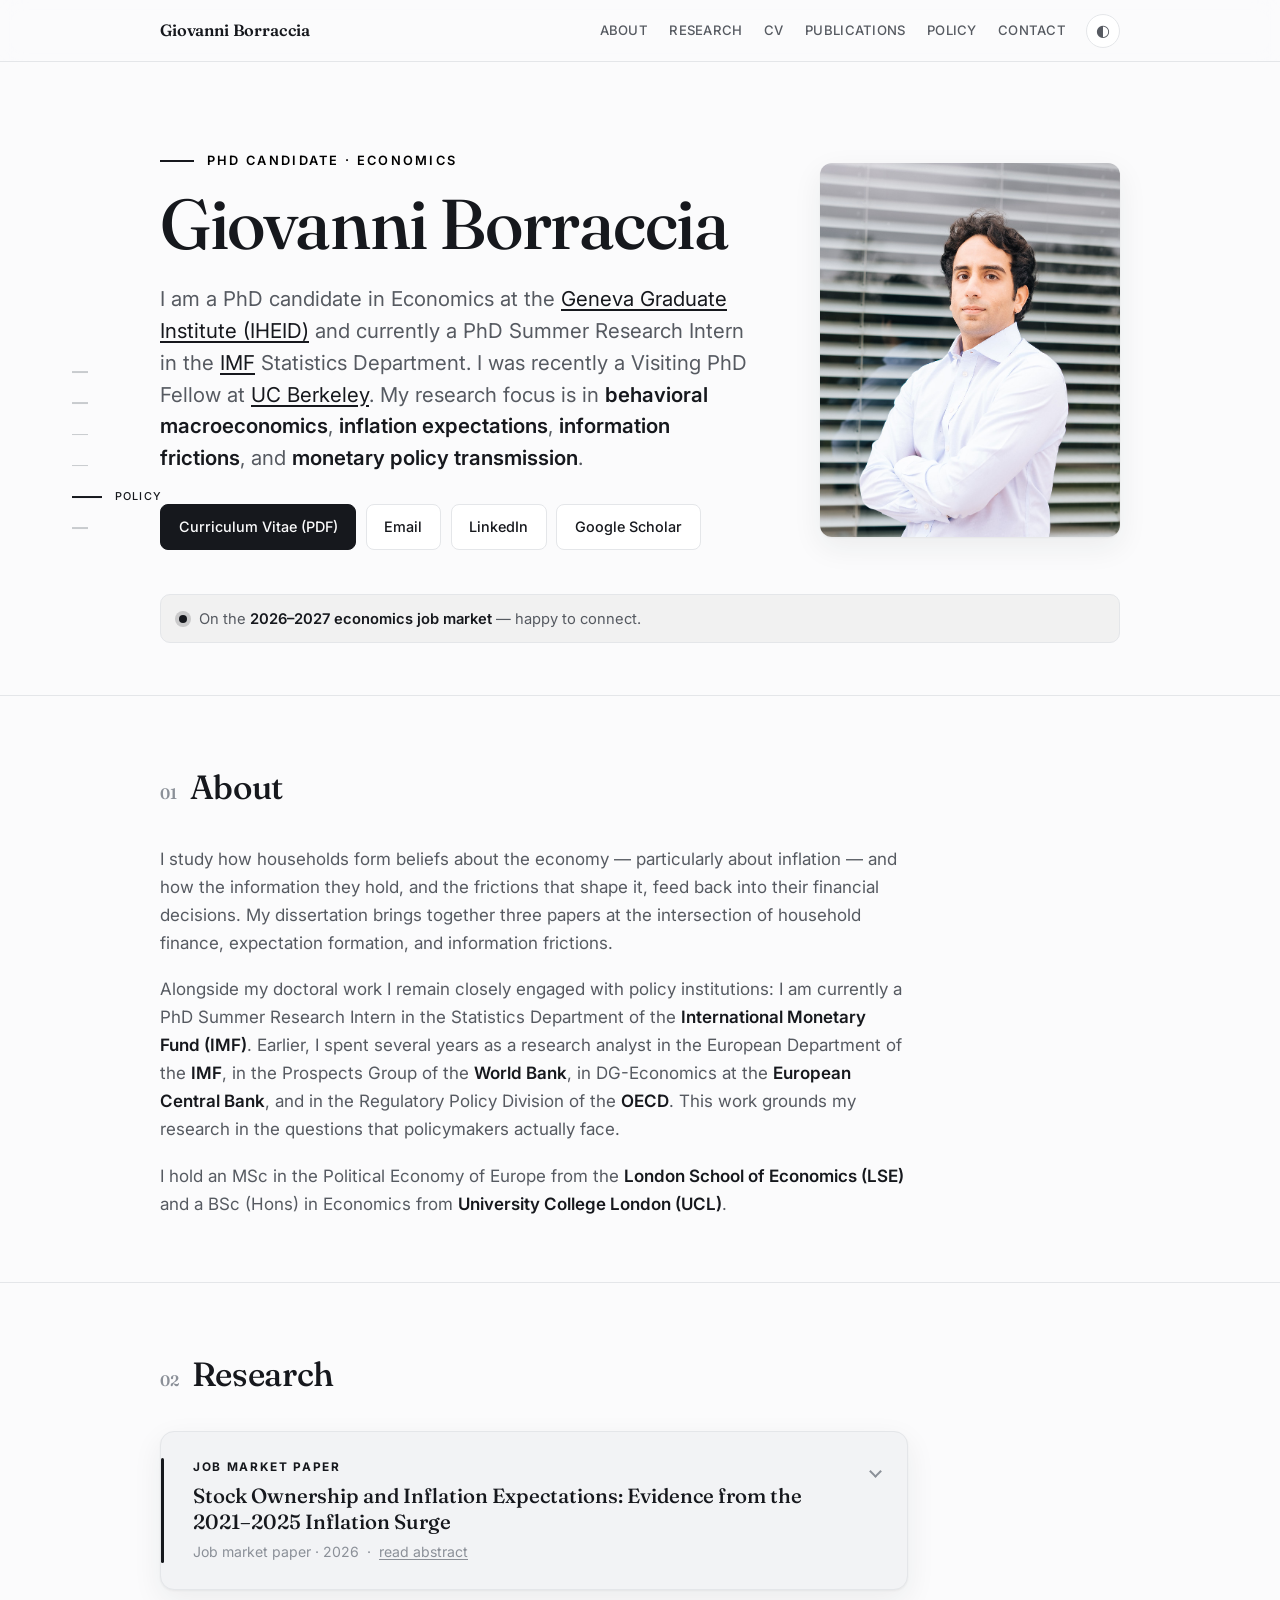
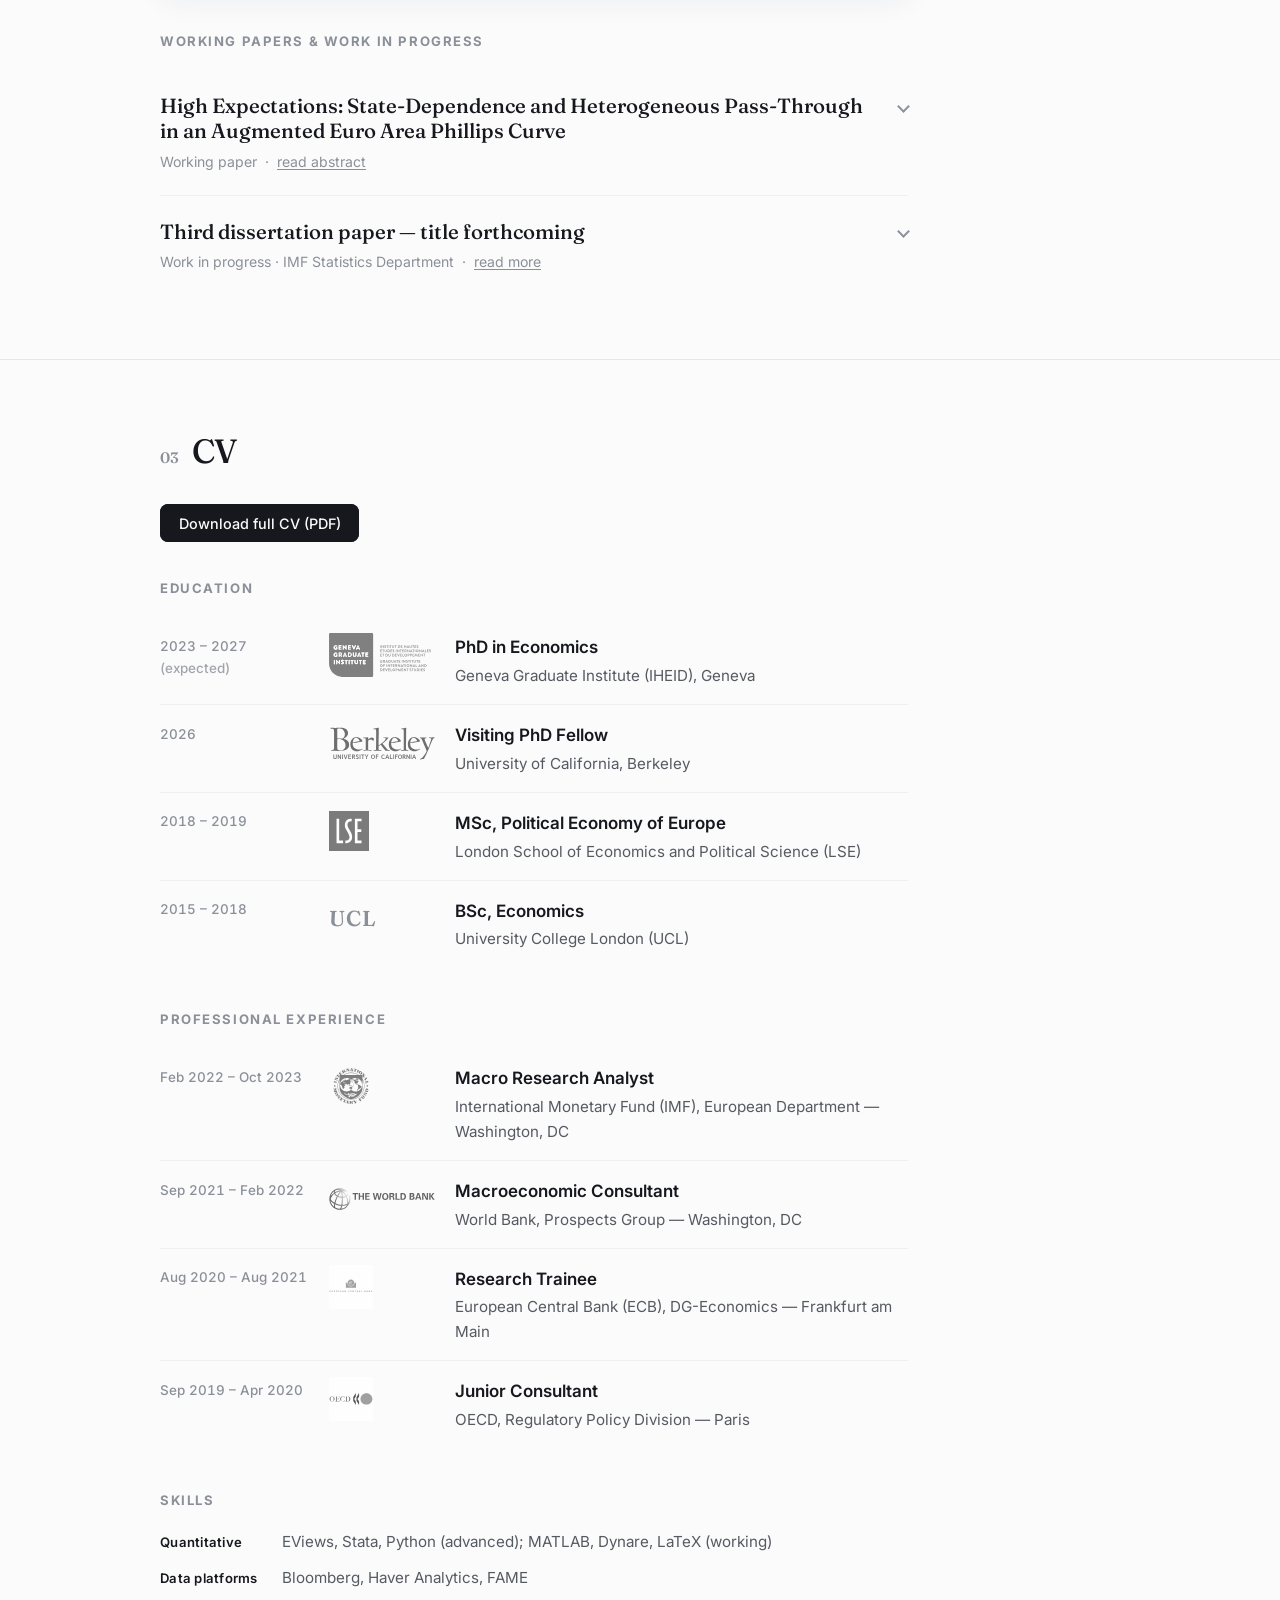
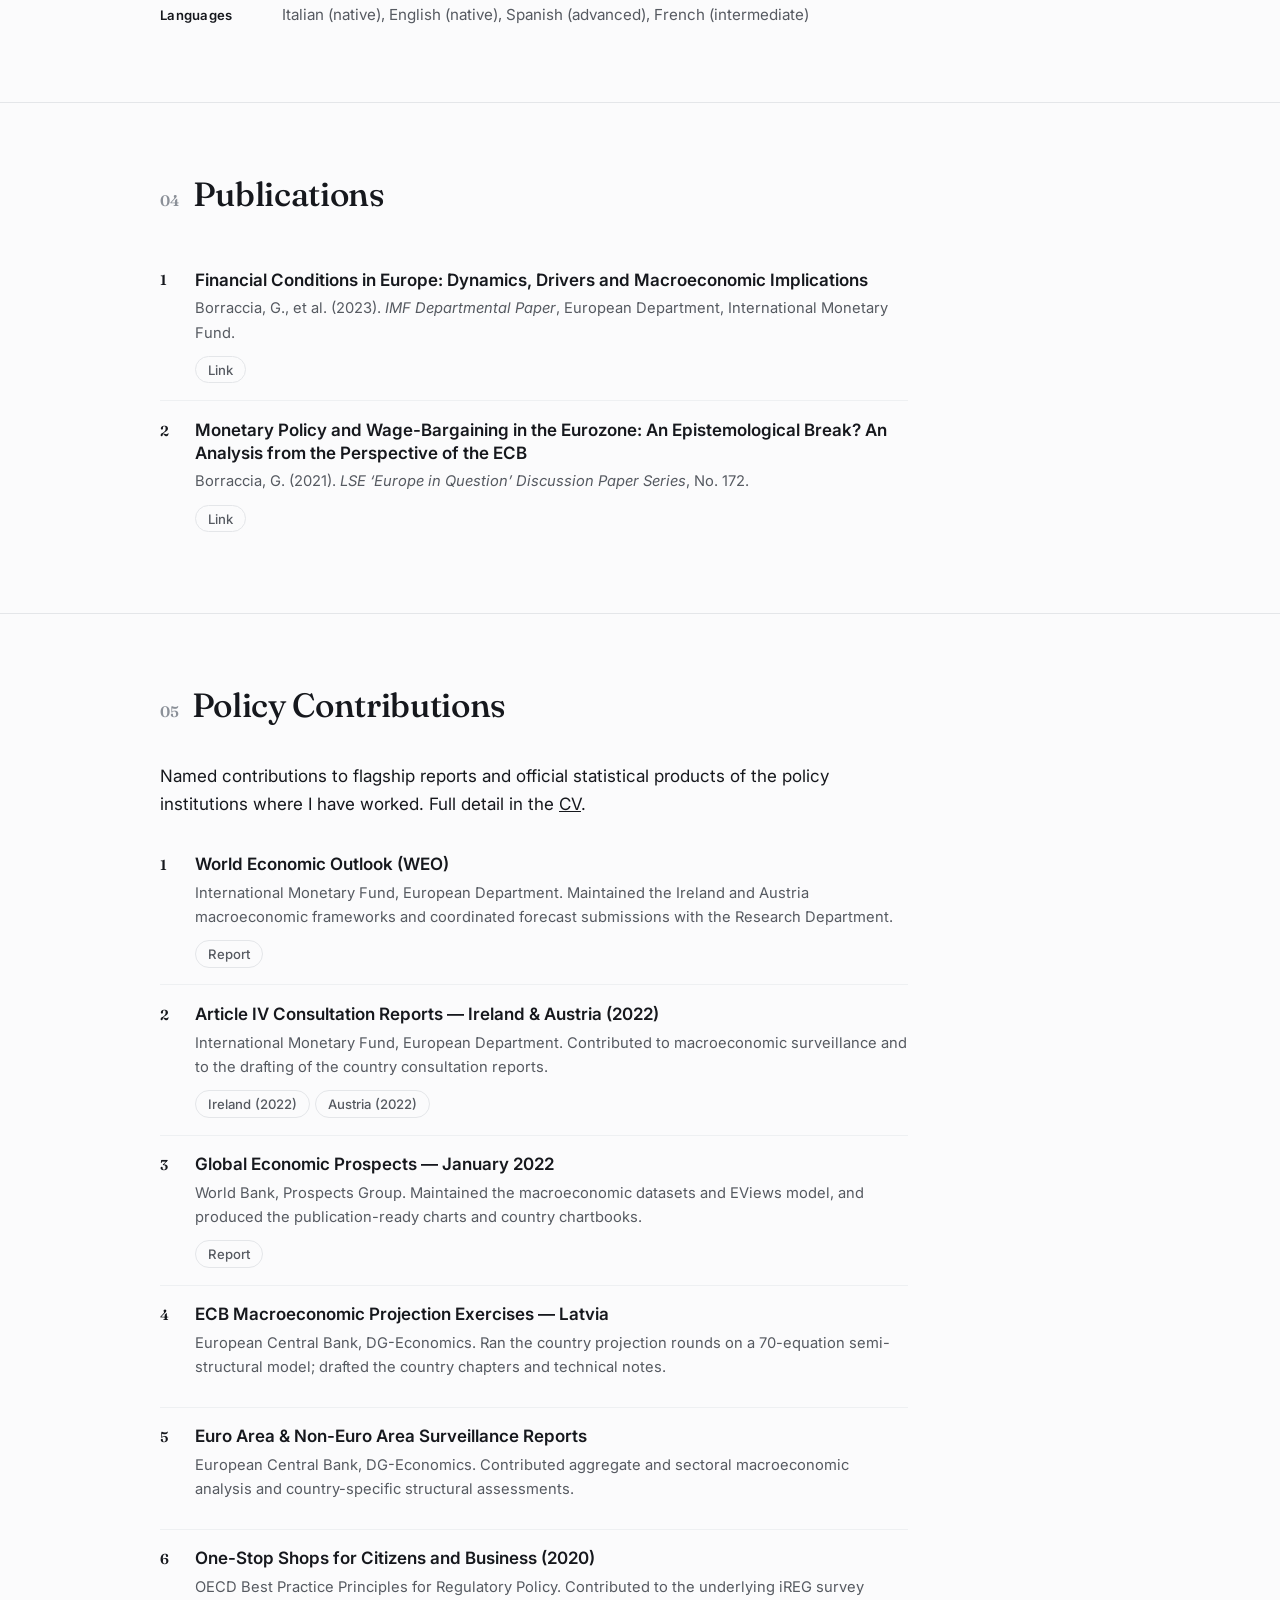
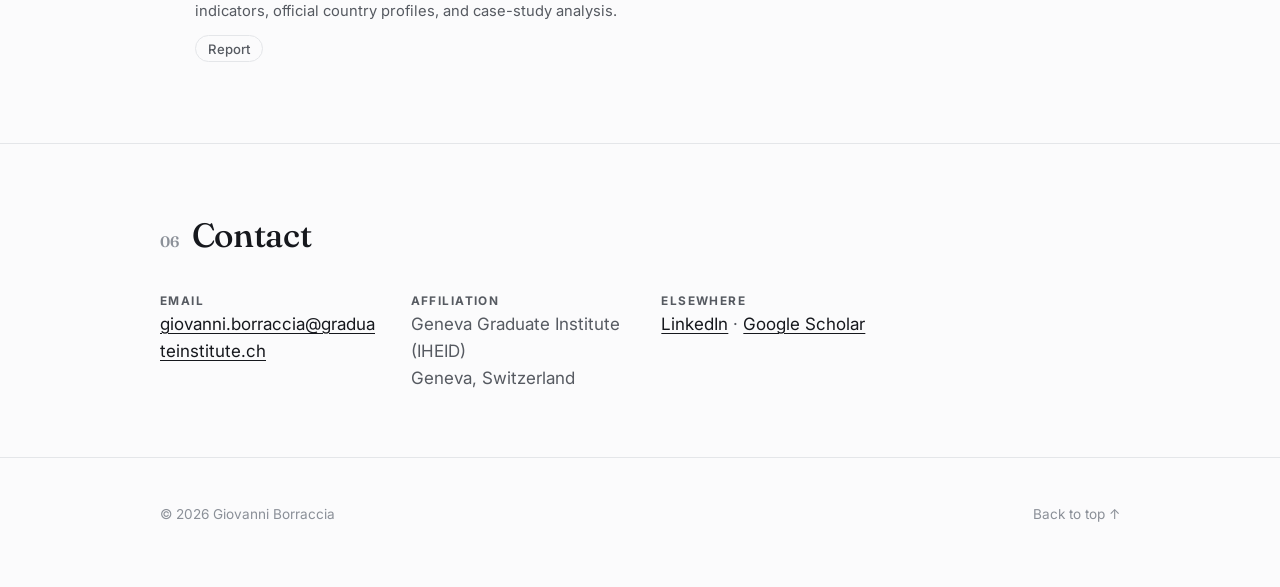
<file: index.html>
<!DOCTYPE html>
<html lang="en">
<head>
  <meta charset="UTF-8" />
  <meta name="viewport" content="width=device-width, initial-scale=1.0" />
  <title>Giovanni Borraccia — PhD Candidate in Economics</title>
  <meta name="description" content="Giovanni Borraccia is a PhD candidate in Economics at the Geneva Graduate Institute (IHEID) working on household finance, inflation expectations, and information frictions." />
  <meta name="author" content="Giovanni Borraccia" />
  <link rel="canonical" href="https://giovanniborraccia.github.io/" />
  <meta name="robots" content="index, follow" />

  <!-- Open Graph -->
  <meta property="og:title" content="Giovanni Borraccia — PhD Candidate in Economics" />
  <meta property="og:description" content="Household finance, inflation expectations, and information frictions." />
  <meta property="og:type" content="website" />

  <link rel="preconnect" href="https://fonts.googleapis.com" />
  <link rel="preconnect" href="https://fonts.gstatic.com" crossorigin />
  <link href="https://fonts.googleapis.com/css2?family=Fraunces:opsz,wght@9..144,400;9..144,500;9..144,600&family=Inter:wght@400;500;600;700&display=swap" rel="stylesheet" />

  <link rel="stylesheet" href="style.css" />
  <link rel="icon" href="data:image/svg+xml,<svg xmlns='http://www.w3.org/2000/svg' viewBox='0 0 100 100'><rect width='100' height='100' rx='18' fill='%231F4E8C'/><text x='50' y='68' font-family='Georgia,serif' font-size='54' fill='%23FFFFFF' text-anchor='middle'>GB</text></svg>" />
</head>
<body>
  <!-- ============================ NAV ============================ -->
  <header class="nav" id="top">
    <a href="#top" class="nav__brand">Giovanni&nbsp;Borraccia</a>
    <nav class="nav__links" aria-label="Primary">
      <a href="#about">About</a>
      <a href="#research">Research</a>
      <a href="#cv">CV</a>
      <a href="#publications">Publications</a>
      <a href="#policy">Policy</a>
      <a href="#contact">Contact</a>
    </nav>
    <button id="theme-toggle" class="theme-toggle" aria-label="Toggle dark mode" title="Toggle dark mode">
      <span class="theme-toggle__icon">◐</span>
    </button>
  </header>

  <!-- ================= READING-POSITION RAIL ================= -->
  <nav class="rail" aria-label="Reading position">
    <a href="#about" data-label="About"></a>
    <a href="#research" data-label="Research"></a>
    <a href="#cv" data-label="CV"></a>
    <a href="#publications" data-label="Publications"></a>
    <a href="#policy" data-label="Policy"></a>
    <a href="#contact" data-label="Contact"></a>
  </nav>

  <main>
    <!-- ============================ HERO ============================ -->
    <section class="hero">
      <div class="hero__text">
        <p class="hero__eyebrow">PhD Candidate · Economics</p>
        <h1 class="hero__name">Giovanni Borraccia</h1>
        <p class="hero__tagline">
          I am a PhD candidate in Economics at the
          <a href="https://www.graduateinstitute.ch/" target="_blank" rel="noopener">Geneva Graduate Institute (IHEID)</a>
          and currently a PhD Summer Research Intern in the <a href="https://www.imf.org/" target="_blank" rel="noopener">IMF</a> Statistics Department.
          I was recently a Visiting PhD Fellow at <a href="https://www.berkeley.edu/" target="_blank" rel="noopener">UC&nbsp;Berkeley</a>.
          My research focus is in <strong>behavioral macroeconomics</strong>, <strong>inflation expectations</strong>,
          <strong>information frictions</strong>, and <strong>monetary policy transmission</strong>.
        </p>
        <div class="hero__links">
          <a class="btn btn--primary" href="assets/CV_Giovanni_Borraccia.pdf" target="_blank" rel="noopener">Curriculum Vitae (PDF)</a>
          <a class="btn" href="mailto:giovanni.borraccia@graduateinstitute.ch">Email</a>
          <!-- TODO: replace # with your real profile URLs -->
          <a class="btn" href="#" data-todo="linkedin">LinkedIn</a>
          <a class="btn" href="#" data-todo="scholar">Google Scholar</a>
        </div>
      </div>
      <figure class="hero__figure">
        <img src="assets/profile.jpg" alt="Giovanni Borraccia" />
      </figure>
    </section>

    <!-- ======================= ANNOUNCEMENT ======================= -->
    <section class="announce" aria-label="Availability">
      <div class="announce__inner">
        <span class="announce__dot" aria-hidden="true"></span>
        <p>On the <strong>2026–2027 economics job market</strong> — happy to connect.</p>
      </div>
    </section>

    <!-- ============================ ABOUT ============================ -->
    <section id="about" class="section">
      <div class="section__head">
        <span class="section__num">01</span>
        <h2 class="section__title">About</h2>
      </div>
      <div class="section__body prose">
        <p>
          I study how households form beliefs about the economy — particularly about inflation —
          and how the information they hold, and the frictions that shape it, feed back into their
          financial decisions. My dissertation brings together three papers at the intersection of
          household finance, expectation formation, and information frictions.
        </p>
        <p>
          Alongside my doctoral work I remain closely engaged with policy institutions: I am
          currently a PhD Summer Research Intern in the Statistics Department of the
          <strong>International Monetary Fund (IMF)</strong>. Earlier, I spent several years as a research analyst
          in the European Department of the <strong>IMF</strong>, in the Prospects Group of the
          <strong>World Bank</strong>, in DG-Economics at the <strong>European Central Bank</strong>,
          and in the Regulatory Policy Division of the <strong>OECD</strong>. This work grounds my
          research in the questions that policymakers actually face.
        </p>
        <p>
          I hold an MSc in the Political Economy of Europe from the
          <strong>London School of Economics (LSE)</strong> and a BSc (Hons) in Economics from
          <strong>University College London (UCL)</strong>.
        </p>
      </div>
    </section>

    <!-- ============================ RESEARCH ============================ -->
    <section id="research" class="section">
      <div class="section__head">
        <span class="section__num">02</span>
        <h2 class="section__title">Research</h2>
      </div>

      <div class="section__body">
        <!-- ---- JOB MARKET PAPER (Paper 2) ---- -->
        <details class="paper paper--featured">
          <summary class="paper__summary">
            <span class="paper__head">
              <span class="paper__flag">Job Market Paper</span>
              <span class="paper__title">Stock Ownership and Inflation Expectations: Evidence from the 2021–2025 Inflation Surge</span>
              <span class="paper__meta">Job market paper · 2026 &nbsp;·&nbsp; <span class="paper__cue">read abstract</span></span>
            </span>
            <span class="paper__chevron" aria-hidden="true"></span>
          </summary>
          <div class="paper__reveal">
            <p class="paper__abstract">
              The gap between stockholders’ and non-stockholders’ inflation expectations widened during
              the prolonged 2021–2025 inflation episode and grew further as inflation receded. Using the
              University of Michigan Survey of Consumers in a difference-in-differences design, I estimate
              that stockholders’ one-year-ahead expectations rose 1.78 percentage points less than
              non-stockholders’, alongside a relative improvement in forecast accuracy. The widening is
              concentrated in the upper tail: the estimated difference is 4.67 points at the ninetieth
              percentile and near zero at the twenty-fifth. No comparable widening is detected around the
              shorter 2008 inflation spike. I develop a two-signal model of behavioural inattention in which
              households form forecasts from everyday prices and aggregate financial information. Stock
              ownership lowers the cost of attending to financial information, reducing the influence of
              accumulated price experience on forecasts. A calibration disciplined by group means and
              forecast dispersions shows how fixed differences in attention costs translate a changing
              inflation environment into a widening expectations gap.
            </p>
            <div class="paper__links">
              <a class="link-pill" href="assets/JMP_Borraccia_Stock_Ownership_Inflation_Expectations.pdf" target="_blank" rel="noopener">Paper (PDF)</a>
            </div>
          </div>
        </details>

        <h3 class="subhead">Working papers &amp; work in progress</h3>

        <!-- ---- PAPER 1 ---- -->
        <details class="paper">
          <summary class="paper__summary">
            <span class="paper__head">
              <span class="paper__title">High Expectations: State-Dependence and Heterogeneous Pass-Through in an Augmented Euro Area Phillips Curve</span>
              <span class="paper__meta">Working paper &nbsp;·&nbsp; <span class="paper__cue">read abstract</span></span>
            </span>
            <span class="paper__chevron" aria-hidden="true"></span>
          </summary>
          <div class="paper__reveal">
            <p class="paper__abstract">
              Firms’ own selling-price expectations are the forward-looking force at the heart of the
              sectoral Phillips curve, yet their pass-through into producer prices is uneven. Using
              harmonised quarterly data for seventeen euro-area economies and nineteen sectors (2000–2023)
              and a Dynamic Common Correlated Effects Mean Group estimator, I show that pass-through rises
              by about two-thirds — from roughly 0.28 to 0.45 standard deviations — once a common factor
              of cross-country expectations turns “hot”. The amplification is broad-based across
              manufacturing, absent only in Electronics, and strongest in Core economies; an
              Oaxaca–Blinder decomposition attributes the cross-country gradient predominantly to firms’
              price-setting behaviour rather than to sectoral composition.
            </p>
            <div class="paper__links">
              <a class="link-pill" href="assets/Borraccia_High_Expectations_Phillips_Curve.pdf" target="_blank" rel="noopener">Paper (PDF)</a>
            </div>
          </div>
        </details>

        <!-- ---- PAPER 3 ---- -->
        <details class="paper">
          <summary class="paper__summary">
            <span class="paper__head">
              <!-- TODO: replace title and summary with the real details of your third paper -->
              <span class="paper__title">Third dissertation paper — title forthcoming</span>
              <span class="paper__meta">Work in progress · IMF Statistics Department &nbsp;·&nbsp; <span class="paper__cue">read more</span></span>
            </span>
            <span class="paper__chevron" aria-hidden="true"></span>
          </summary>
          <div class="paper__reveal">
            <p class="paper__abstract">
              My third paper is ongoing research developed during my internship in the IMF Statistics
              Department. [Placeholder — replace with one or two sentences on the question and approach.]
            </p>
          </div>
        </details>
      </div>
    </section>

    <!-- ============================ CV / EXPERIENCE ============================ -->
    <section id="cv" class="section">
      <div class="section__head">
        <span class="section__num">03</span>
        <h2 class="section__title">CV</h2>
      </div>
      <div class="section__body">
        <p class="cv__download">
          <a class="btn btn--primary" href="assets/CV_Giovanni_Borraccia.pdf" target="_blank" rel="noopener">Download full CV (PDF)</a>
        </p>

        <h3 class="subhead">Education</h3>
        <ul class="timeline">
          <li class="timeline__item timeline__item--org">
            <span class="timeline__date">2023 – 2027 <em>(expected)</em></span>
            <div class="timeline__body">
              <span class="orglogo"><img src="assets/logos/iheid.svg" alt="Geneva Graduate Institute logo" loading="lazy"></span>
              <div class="timeline__detail">
                <p class="timeline__role">PhD in Economics</p>
                <p class="timeline__org">Geneva Graduate Institute (IHEID), Geneva</p>
              </div>
            </div>
          </li>
          <li class="timeline__item timeline__item--org">
            <span class="timeline__date">2026</span>
            <div class="timeline__body">
              <span class="orglogo"><img src="assets/logos/berk.svg" alt="UC Berkeley logo" loading="lazy"></span>
              <div class="timeline__detail">
                <p class="timeline__role">Visiting PhD Fellow</p>
                <p class="timeline__org">University of California, Berkeley</p>
              </div>
            </div>
          </li>
          <li class="timeline__item timeline__item--org">
            <span class="timeline__date">2018 – 2019</span>
            <div class="timeline__body">
              <span class="orglogo"><img src="assets/logos/lse.svg" alt="London School of Economics logo" loading="lazy"></span>
              <div class="timeline__detail">
                <p class="timeline__role">MSc, Political Economy of Europe</p>
                <p class="timeline__org">London School of Economics and Political Science (LSE)</p>
              </div>
            </div>
          </li>
          <li class="timeline__item timeline__item--org">
            <span class="timeline__date">2015 – 2018</span>
            <div class="timeline__body">
              <!-- UCL: official wordmark not freely available — clean text stand-in; drop assets/logos/ucl.svg here to replace -->
              <span class="orglogo orglogo--text">UCL</span>
              <div class="timeline__detail">
                <p class="timeline__role">BSc, Economics</p>
                <p class="timeline__org">University College London (UCL)</p>
              </div>
            </div>
          </li>
        </ul>

        <h3 class="subhead">Professional experience</h3>
        <ul class="timeline">
          <li class="timeline__item timeline__item--org">
            <span class="timeline__date">Feb 2022 – Oct 2023</span>
            <div class="timeline__body">
              <span class="orglogo"><img src="assets/logos/imf.svg" alt="International Monetary Fund logo" loading="lazy"></span>
              <div class="timeline__detail">
                <p class="timeline__role">Macro Research Analyst</p>
                <p class="timeline__org">International Monetary Fund (IMF), European Department — Washington, DC</p>
              </div>
            </div>
          </li>
          <li class="timeline__item timeline__item--org">
            <span class="timeline__date">Sep 2021 – Feb 2022</span>
            <div class="timeline__body">
              <span class="orglogo"><img src="assets/logos/wb.svg" alt="World Bank logo" loading="lazy"></span>
              <div class="timeline__detail">
                <p class="timeline__role">Macroeconomic Consultant</p>
                <p class="timeline__org">World Bank, Prospects Group — Washington, DC</p>
              </div>
            </div>
          </li>
          <li class="timeline__item timeline__item--org">
            <span class="timeline__date">Aug 2020 – Aug 2021</span>
            <div class="timeline__body">
              <span class="orglogo"><img src="assets/logos/ecb.svg" alt="European Central Bank logo" loading="lazy"></span>
              <div class="timeline__detail">
                <p class="timeline__role">Research Trainee</p>
                <p class="timeline__org">European Central Bank (ECB), DG-Economics — Frankfurt am Main</p>
              </div>
            </div>
          </li>
          <li class="timeline__item timeline__item--org">
            <span class="timeline__date">Sep 2019 – Apr 2020</span>
            <div class="timeline__body">
              <span class="orglogo"><img src="assets/logos/oecd.svg" alt="OECD logo" loading="lazy"></span>
              <div class="timeline__detail">
                <p class="timeline__role">Junior Consultant</p>
                <p class="timeline__org">OECD, Regulatory Policy Division — Paris</p>
              </div>
            </div>
          </li>
        </ul>

        <h3 class="subhead">Skills</h3>
        <div class="skills">
          <p><span class="skills__label">Quantitative</span> EViews, Stata, Python (advanced); MATLAB, Dynare, LaTeX (working)</p>
          <p><span class="skills__label">Data platforms</span> Bloomberg, Haver Analytics, FAME</p>
          <p><span class="skills__label">Languages</span> Italian (native), English (native), Spanish (advanced), French (intermediate)</p>
        </div>
      </div>
    </section>

    <!-- ============================ PUBLICATIONS ============================ -->
    <section id="publications" class="section">
      <div class="section__head">
        <span class="section__num">04</span>
        <h2 class="section__title">Publications</h2>
      </div>
      <div class="section__body">
        <ol class="pubs">
          <li class="pubs__item">
            <p class="pubs__title">Financial Conditions in Europe: Dynamics, Drivers and Macroeconomic Implications</p>
            <p class="pubs__cite">Borraccia, G., et al. (2023). <em>IMF Departmental Paper</em>, European Department, International Monetary Fund.</p>
            <!-- TODO: add the real URL -->
            <p class="pubs__links"><a class="link-pill" href="#" data-todo="pub-imf">Link</a></p>
          </li>
          <li class="pubs__item">
            <p class="pubs__title">Monetary Policy and Wage-Bargaining in the Eurozone: An Epistemological Break? An Analysis from the Perspective of the ECB</p>
            <p class="pubs__cite">Borraccia, G. (2021). <em>LSE ‘Europe in Question’ Discussion Paper Series</em>, No. 172.</p>
            <!-- TODO: add the real URL -->
            <p class="pubs__links"><a class="link-pill" href="#" data-todo="pub-lse">Link</a></p>
          </li>
        </ol>
      </div>
    </section>

    <!-- ====================== POLICY CONTRIBUTIONS ====================== -->
    <section id="policy" class="section">
      <div class="section__head">
        <span class="section__num">05</span>
        <h2 class="section__title">Policy Contributions</h2>
      </div>
      <div class="section__body">
        <p class="prose">
          Named contributions to flagship reports and official statistical products of the
          policy institutions where I have worked. Full detail in the
          <a href="assets/CV_Giovanni_Borraccia.pdf" target="_blank" rel="noopener">CV</a>.
        </p>
        <ol class="pubs">
          <li class="pubs__item">
            <p class="pubs__title">World Economic Outlook (WEO)</p>
            <p class="pubs__cite">International Monetary Fund, European Department. Maintained the Ireland and Austria macroeconomic frameworks and coordinated forecast submissions with the Research Department.</p>
            <p class="pubs__links"><a class="link-pill" href="https://www.imf.org/en/Publications/WEO" target="_blank" rel="noopener">Report</a></p>
          </li>
          <li class="pubs__item">
            <p class="pubs__title">Article IV Consultation Reports — Ireland &amp; Austria (2022)</p>
            <p class="pubs__cite">International Monetary Fund, European Department. Contributed to macroeconomic surveillance and to the drafting of the country consultation reports.</p>
            <p class="pubs__links"><a class="link-pill" href="https://www.imf.org/en/Publications/CR/Issues/2022/07/07/Ireland-2022-Article-IV-Consultation-Press-Release-Staff-Report-and-Informational-Annex-520463" target="_blank" rel="noopener">Ireland (2022)</a> <a class="link-pill" href="https://www.imf.org/en/Publications/CR/Issues/2022/08/31/Austria-2022-Article-IV-Consultation-Press-Release-Staff-Report-522764" target="_blank" rel="noopener">Austria (2022)</a></p>
          </li>
          <li class="pubs__item">
            <p class="pubs__title">Global Economic Prospects — January 2022</p>
            <p class="pubs__cite">World Bank, Prospects Group. Maintained the macroeconomic datasets and EViews model, and produced the publication-ready charts and country chartbooks.</p>
            <p class="pubs__links"><a class="link-pill" href="https://thedocs.worldbank.org/en/doc/cb15f6d7442eadedf75bb95c4fdec1b3-0350012022/global-economic-prospects-january-2022" target="_blank" rel="noopener">Report</a></p>
          </li>
          <li class="pubs__item">
            <p class="pubs__title">ECB Macroeconomic Projection Exercises — Latvia</p>
            <p class="pubs__cite">European Central Bank, DG-Economics. Ran the country projection rounds on a 70-equation semi-structural model; drafted the country chapters and technical notes.</p>
          </li>
          <li class="pubs__item">
            <p class="pubs__title">Euro Area &amp; Non-Euro Area Surveillance Reports</p>
            <p class="pubs__cite">European Central Bank, DG-Economics. Contributed aggregate and sectoral macroeconomic analysis and country-specific structural assessments.</p>
          </li>
          <li class="pubs__item">
            <p class="pubs__title">One-Stop Shops for Citizens and Business (2020)</p>
            <p class="pubs__cite">OECD Best Practice Principles for Regulatory Policy. Contributed to the underlying iREG survey indicators, official country profiles, and case-study analysis.</p>
            <p class="pubs__links"><a class="link-pill" href="https://www.oecd.org/en/publications/2020/05/one-stop-shops-for-citizens-and-business_1fff6e8b.html" target="_blank" rel="noopener">Report</a></p>
          </li>
        </ol>
      </div>
    </section>

    <!-- ============================ CONTACT ============================ -->
    <section id="contact" class="section section--contact">
      <div class="section__head">
        <span class="section__num">06</span>
        <h2 class="section__title">Contact</h2>
      </div>
      <div class="section__body">
        <div class="contact">
          <div class="contact__col">
            <p class="contact__label">Email</p>
            <p><a href="mailto:giovanni.borraccia@graduateinstitute.ch">giovanni.borraccia@graduateinstitute.ch</a></p>
          </div>
          <div class="contact__col">
            <p class="contact__label">Affiliation</p>
            <p>Geneva Graduate Institute (IHEID)<br />Geneva, Switzerland</p>
          </div>
          <div class="contact__col">
            <p class="contact__label">Elsewhere</p>
            <p>
              <!-- TODO: real URLs -->
              <a href="#" data-todo="linkedin">LinkedIn</a> ·
              <a href="#" data-todo="scholar">Google Scholar</a>
            </p>
          </div>
        </div>
      </div>
    </section>
  </main>

  <footer class="footer">
    <p>© <span id="year"></span> Giovanni Borraccia</p>
    <a href="#top" class="footer__top">Back to top ↑</a>
  </footer>

  <script src="script.js"></script>
</body>
</html>
</file>
<file: style.css>
/* =====================================================================
   Giovanni Borraccia — personal site
   Palette: warm paper & deep emerald
   ===================================================================== */

:root {
  --bg:        #FBFBFC;   /* cool near-white */
  --bg-alt:    #F2F3F5;   /* card / panel */
  --surface:   #FFFFFF;
  --ink:       #16181D;   /* near-black — primary text */
  --ink-soft:  #565A61;   /* secondary text */
  --ink-faint: #8B9098;   /* meta / captions */
  --gold:      #16181D;   /* "accent" is ink — monochrome */
  --gold-deep: #000000;
  --line:      #E4E6E9;   /* hairlines */
  --line-soft: #EEF0F2;

  --maxw:  960px;         /* wide band (hero, nav, sections align to this) */
  --measure: 44em;        /* readable text column cap */
  --pad: clamp(1.25rem, 5vw, 2.5rem);
  --gutter: max(var(--pad), calc((100% - var(--maxw)) / 2));
  --serif: "Fraunces", Georgia, "Times New Roman", serif;
  --sans: "Inter", -apple-system, BlinkMacSystemFont, "Segoe UI", sans-serif;

  --shadow: 0 1px 2px rgba(35,39,44,.05), 0 10px 30px rgba(35,39,44,.07);
}

[data-theme="dark"] {
  --bg:        #0E0F12;
  --bg-alt:    #16181C;
  --surface:   #16181C;
  --ink:       #F0F1EF;
  --ink-soft:  #A9ADB2;
  --ink-faint: #71767C;
  --gold:      #F0F1EF;
  --gold-deep: #FFFFFF;
  --line:      #24272C;
  --line-soft: #1B1E22;
  --shadow: 0 1px 2px rgba(0,0,0,.3), 0 12px 36px rgba(0,0,0,.45);
}

/* ------------------------------- reset ------------------------------- */
*, *::before, *::after { box-sizing: border-box; }
html { scroll-behavior: smooth; }
body {
  margin: 0;
  background: var(--bg);
  color: var(--ink);
  font-family: var(--sans);
  font-size: 17px;
  line-height: 1.65;
  -webkit-font-smoothing: antialiased;
  transition: background .3s ease, color .3s ease;
}
a { color: inherit; }
img { max-width: 100%; }

/* -------------------------------- nav -------------------------------- */
.nav {
  position: sticky;
  top: 0;
  z-index: 50;
  display: flex;
  align-items: center;
  gap: 1.25rem;
  padding: .85rem var(--gutter);
  background: color-mix(in srgb, var(--bg) 82%, transparent);
  backdrop-filter: saturate(180%) blur(12px);
  border-bottom: 1px solid var(--line);
}
.nav__brand {
  font-family: var(--serif);
  font-weight: 600;
  font-size: 1.02rem;
  letter-spacing: -.01em;
  text-decoration: none;
  color: var(--ink);
  margin-right: auto;
}
.nav__links { display: flex; gap: 1.35rem; }
.nav__links a {
  font-size: .82rem;
  font-weight: 500;
  letter-spacing: .02em;
  text-transform: uppercase;
  color: var(--ink-soft);
  text-decoration: none;
  position: relative;
  transition: color .2s ease;
}
.nav__links a::after {
  content: "";
  position: absolute;
  left: 0; bottom: -4px;
  width: 0; height: 2px;
  background: var(--gold);
  transition: width .22s ease;
}
.nav__links a:hover { color: var(--ink); }
.nav__links a:hover::after { width: 100%; }

.theme-toggle {
  border: 1px solid var(--line);
  background: var(--surface);
  color: var(--ink-soft);
  width: 34px; height: 34px;
  border-radius: 50%;
  cursor: pointer;
  font-size: 1rem;
  line-height: 1;
  display: grid;
  place-items: center;
  transition: border-color .2s, color .2s, transform .2s;
}
.theme-toggle:hover { color: var(--gold); border-color: var(--gold); transform: rotate(20deg); }

/* -------------------------------- hero ------------------------------- */
.hero {
  padding: clamp(3rem, 7vw, 5.5rem) var(--gutter) clamp(1.75rem, 4vw, 2.75rem);
  display: grid;
  grid-template-columns: 1fr clamp(220px, 26vw, 300px);
  gap: clamp(2rem, 5vw, 4rem);
  align-items: center;
}
.hero__eyebrow {
  display: flex;
  align-items: center;
  gap: .8rem;
  font-size: .8rem;
  font-weight: 600;
  letter-spacing: .18em;
  text-transform: uppercase;
  color: var(--gold-deep);
  margin: 0 0 1.1rem;
}
.hero__eyebrow::before {
  content: "";
  width: 34px;
  height: 2px;
  background: var(--gold);
  flex: none;
}
.hero__name {
  font-family: var(--serif);
  font-weight: 500;
  font-size: clamp(2.8rem, 7vw, 4.4rem);
  line-height: 1.0;
  letter-spacing: -.02em;
  margin: 0 0 1.5rem;
}
.hero__tagline {
  font-size: clamp(1.05rem, 2.4vw, 1.28rem);
  line-height: 1.55;
  color: var(--ink-soft);
  max-width: 32em;
  margin: 0 0 1.9rem;
}
.hero__tagline strong { color: var(--ink); font-weight: 600; }
.hero__tagline a {
  color: var(--ink);
  text-decoration: underline;
  text-decoration-color: var(--gold);
  text-underline-offset: 3px;
  text-decoration-thickness: 1.5px;
}
.hero__figure { margin: 0; }
.hero__figure img {
  display: block;
  width: 100%;
  border-radius: 12px;
  box-shadow: var(--shadow);
}

.hero__links { display: flex; flex-wrap: wrap; gap: .6rem; }
.btn {
  font-family: var(--sans);
  font-size: .9rem;
  font-weight: 500;
  text-decoration: none;
  padding: .62rem 1.1rem;
  border-radius: 8px;
  border: 1px solid var(--line);
  background: var(--surface);
  color: var(--ink);
  transition: border-color .2s, background .2s, transform .12s;
}
.btn:hover { border-color: var(--gold); transform: translateY(-1px); }
.btn--primary { background: var(--ink); color: var(--bg); border-color: var(--ink); }
.btn--primary:hover { background: var(--gold-deep); border-color: var(--gold-deep); color: #fff; }

/* --------------------------- announcement ---------------------------- */
.announce {
  padding: 0 var(--gutter) clamp(2rem, 5vw, 3.25rem);
}
.announce__inner {
  display: flex;
  align-items: center;
  gap: .75rem;
  padding: .8rem 1.15rem;
  border: 1px solid var(--line);
  border-radius: 10px;
  background: color-mix(in srgb, var(--gold) 6%, var(--surface));
}
.announce__dot {
  flex: none;
  width: 8px; height: 8px;
  border-radius: 50%;
  background: var(--gold);
  box-shadow: 0 0 0 4px color-mix(in srgb, var(--gold) 18%, transparent);
}
.announce p { margin: 0; color: var(--ink-soft); font-size: .92rem; line-height: 1.5; }
.announce strong { color: var(--ink); font-weight: 600; }

/* ------------------------------ sections ----------------------------- */
.section {
  padding: clamp(2.5rem, 6vw, 4rem) var(--gutter);
  border-top: 1px solid var(--line);
}
.section__head {
  display: flex;
  align-items: baseline;
  gap: .8rem;
  margin-bottom: 1.8rem;
}
.section__num {
  font-family: var(--serif);
  font-size: .95rem;
  color: var(--ink-faint);
  font-weight: 600;
}
.section__title {
  font-family: var(--serif);
  font-weight: 500;
  font-size: clamp(1.6rem, 4vw, 2.1rem);
  letter-spacing: -.01em;
  margin: 0;
}
.subhead {
  font-size: .82rem;
  font-weight: 700;
  letter-spacing: .12em;
  text-transform: uppercase;
  color: var(--ink-faint);
  margin: 2.6rem 0 1.1rem;
}

.prose { max-width: var(--measure); }
.prose p { margin: 0 0 1.15rem; color: var(--ink-soft); }
.prose strong { color: var(--ink); font-weight: 600; }
.prose p:last-child { margin-bottom: 0; }

/* ------------------------------- papers ------------------------------ */
.paper { padding: 1.4rem 0; border-bottom: 1px solid var(--line-soft); max-width: var(--measure); }
.paper:last-child { border-bottom: none; }

/* click-to-open abstracts */
.paper__summary {
  display: flex;
  align-items: flex-start;
  justify-content: space-between;
  gap: 1.25rem;
  cursor: pointer;
  list-style: none;
}
.paper__summary::-webkit-details-marker { display: none; }
.paper__head { display: flex; flex-direction: column; gap: .35rem; min-width: 0; }
.paper__chevron {
  flex: none;
  width: 9px; height: 9px;
  margin-top: .55rem;
  border-right: 2px solid var(--ink-faint);
  border-bottom: 2px solid var(--ink-faint);
  transform: rotate(45deg);
  transition: transform .22s ease, border-color .22s ease;
}
.paper[open] .paper__chevron { transform: rotate(-135deg); }
.paper__summary:hover .paper__chevron { border-color: var(--ink); }
.paper__summary:hover .paper__title { color: var(--ink-soft); }
.paper__cue {
  color: var(--ink-faint);
  text-decoration: underline;
  text-underline-offset: 2px;
}
.paper[open] .paper__cue { visibility: hidden; }
.paper__reveal { padding-top: 1rem; }
.paper--featured {
  max-width: var(--measure);
  background: var(--bg-alt);
  border: 1px solid var(--line);
  border-radius: 14px;
  padding: 1.6rem 1.7rem 1.6rem 2rem;
  box-shadow: var(--shadow);
  position: relative;
}
.paper--featured::before {
  content: "";
  position: absolute;
  left: 0; top: 1.6rem; bottom: 1.6rem;
  width: 3px;
  border-radius: 3px;
  background: var(--gold);
}
.paper__flag {
  font-size: .74rem;
  font-weight: 700;
  letter-spacing: .14em;
  text-transform: uppercase;
  color: var(--ink);
  margin: 0;
}
.paper__title {
  font-family: var(--serif);
  font-weight: 500;
  font-size: 1.28rem;
  line-height: 1.25;
  margin: 0;
  transition: color .2s ease;
}
.paper__meta { font-size: .88rem; color: var(--ink-faint); margin: 0; }
.paper__abstract { color: var(--ink-soft); margin: 0 0 1rem; font-size: .97rem; }
.paper__links { display: flex; flex-wrap: wrap; gap: .5rem; }

.link-pill {
  font-size: .82rem;
  font-weight: 500;
  text-decoration: none;
  padding: .3rem .75rem;
  border-radius: 100px;
  border: 1px solid var(--line);
  color: var(--ink-soft);
  transition: border-color .2s, color .2s;
}
.link-pill:hover { border-color: var(--gold); color: var(--gold-deep); }

/* ------------------------------ timeline ----------------------------- */
.cv__download { margin: 0 0 1rem; }
.timeline { list-style: none; margin: 0; padding: 0; max-width: var(--measure); }
.timeline__item {
  display: grid;
  grid-template-columns: 150px 1fr;
  gap: 1.2rem;
  padding: 1rem 0;
  border-bottom: 1px solid var(--line-soft);
}
.timeline__item:last-child { border-bottom: none; }
.timeline__date {
  font-size: .84rem;
  font-weight: 500;
  color: var(--ink-faint);
  padding-top: .1rem;
  font-variant-numeric: tabular-nums;
}
.timeline__date em { font-style: normal; opacity: .8; }
.timeline__item--org .timeline__body { display: flex; gap: 1.25rem; align-items: flex-start; }
.orglogo {
  flex: none;
  width: 106px;
  height: 44px;
  display: flex;
  align-items: center;
  justify-content: flex-start;
}
.orglogo img {
  max-width: 100%;
  max-height: 100%;
  object-fit: contain;
  filter: grayscale(1) opacity(.68);
  transition: filter .25s ease;
}
.timeline__item--org:hover .orglogo img { filter: grayscale(0) opacity(1); }
[data-theme="dark"] .orglogo img { filter: grayscale(1) invert(1) opacity(.82); }
[data-theme="dark"] .timeline__item--org:hover .orglogo img { filter: grayscale(1) invert(1) opacity(1); }
.orglogo--text {
  font-family: var(--serif);
  font-weight: 600;
  font-size: 1.35rem;
  letter-spacing: .04em;
  color: var(--ink-faint);
  transition: color .25s ease;
}
.timeline__item--org:hover .orglogo--text { color: var(--ink); }
.timeline__detail { min-width: 0; }
.timeline__role { font-weight: 600; margin: 0 0 .1rem; }
.timeline__org { color: var(--ink-soft); margin: 0; font-size: .95rem; }
.timeline__note { color: var(--ink-faint); margin: .35rem 0 0; font-size: .9rem; line-height: 1.5; }

/* ------------------------------- skills ------------------------------ */
.skills { max-width: var(--measure); }
.skills p { margin: 0 0 .7rem; color: var(--ink-soft); font-size: .95rem; }
.skills__label {
  display: inline-block;
  min-width: 118px;
  font-weight: 600;
  color: var(--ink);
  font-size: .82rem;
  letter-spacing: .02em;
}

/* ----------------------------- publications -------------------------- */
.pubs { list-style: none; counter-reset: pub; margin: 0; padding: 0; max-width: var(--measure); }
.pubs__item {
  position: relative;
  padding: 1.1rem 0 1.1rem 2.2rem;
  border-bottom: 1px solid var(--line-soft);
  counter-increment: pub;
}
.pubs__item:last-child { border-bottom: none; }
.pubs__item::before {
  content: counter(pub);
  position: absolute;
  left: 0; top: 1.15rem;
  font-family: var(--serif);
  font-size: .9rem;
  color: var(--gold);
  font-weight: 600;
}
.pubs__title { font-weight: 600; margin: 0 0 .3rem; line-height: 1.35; }
.pubs__cite { color: var(--ink-soft); font-size: .92rem; margin: 0 0 .6rem; }
.pubs__links { margin: 0; }

/* ------------------------------ contact ------------------------------ */
.contact { display: grid; grid-template-columns: repeat(auto-fit, minmax(210px, 1fr)); gap: 1.6rem 2rem; max-width: 720px; }
.contact__col { min-width: 0; }
.contact__label {
  font-size: .74rem;
  font-weight: 700;
  letter-spacing: .12em;
  text-transform: uppercase;
  color: var(--ink-faint);
  margin: 0 0 .4rem;
}
.contact__col p { margin: 0; color: var(--ink-soft); line-height: 1.6; overflow-wrap: anywhere; }
.contact__col a { color: var(--ink); text-decoration: underline; text-decoration-color: var(--gold); text-underline-offset: 3px; overflow-wrap: anywhere; }

/* ------------------- reading-position rail --------------------------- */
.rail { display: none; }
@media (min-width: 1140px) {
  .rail {
    display: flex;
    flex-direction: column;
    gap: 1.2rem;
    position: fixed;
    top: 50%;
    transform: translateY(-50%);
    left: clamp(1.25rem, calc((100vw - var(--maxw)) / 2 - 44px), 4.5rem);
    z-index: 40;
  }
}
.rail a {
  display: flex;
  align-items: center;
  gap: .8rem;
  height: 12px;
  text-decoration: none;
}
/* the tick */
.rail a::before {
  content: "";
  flex: none;
  width: 16px;
  height: 1.5px;
  background: var(--ink-faint);
  opacity: .45;
  transition: width .25s ease, background .25s ease, opacity .25s ease;
}
/* the label — hidden unless active or hovered */
.rail a::after {
  content: attr(data-label);
  white-space: nowrap;
  font-family: var(--sans);
  font-size: .68rem;
  font-weight: 500;
  letter-spacing: .11em;
  text-transform: uppercase;
  color: var(--ink-faint);
  opacity: 0;
  transform: translateX(-6px);
  transition: opacity .25s ease, transform .25s ease, color .25s ease;
}
.rail a:hover::before,
.rail a.is-active::before {
  width: 30px;
  background: var(--ink);
  opacity: 1;
}
.rail a:hover::after,
.rail a.is-active::after {
  opacity: 1;
  transform: none;
  color: var(--ink);
}

/* ------------------------------- footer ------------------------------ */
.footer {
  padding: 2rem var(--gutter) 3rem;
  border-top: 1px solid var(--line);
  display: flex;
  justify-content: space-between;
  align-items: center;
  font-size: .85rem;
  color: var(--ink-faint);
}
.footer a { color: var(--ink-faint); text-decoration: none; }
.footer a:hover { color: var(--gold); }

/* ---------------------------- responsive ----------------------------- */
@media (max-width: 720px) {
  .hero {
    grid-template-columns: 1fr;
    gap: 1.5rem;
    align-items: start;
  }
  .hero__figure { order: -1; justify-self: start; width: 128px; }
  .nav__brand { font-size: .95rem; }
  .nav__links { gap: .9rem; }
  .nav__links a { font-size: .72rem; }
  .timeline__item { grid-template-columns: 1fr; gap: .3rem; }
  .timeline__date { padding-top: 0; }
  .announce__inner { align-items: flex-start; flex-direction: column; gap: .6rem; }
}
@media (max-width: 420px) {
  .nav { gap: .6rem; }
  .nav__links { display: none; }
}

/* ------------------------- reveal on scroll -------------------------- */
@media (prefers-reduced-motion: no-preference) {
  .reveal { opacity: 0; transform: translateY(14px); }
  .reveal.is-visible { opacity: 1; transform: none; transition: opacity .6s ease, transform .6s ease; }
}
</file>
